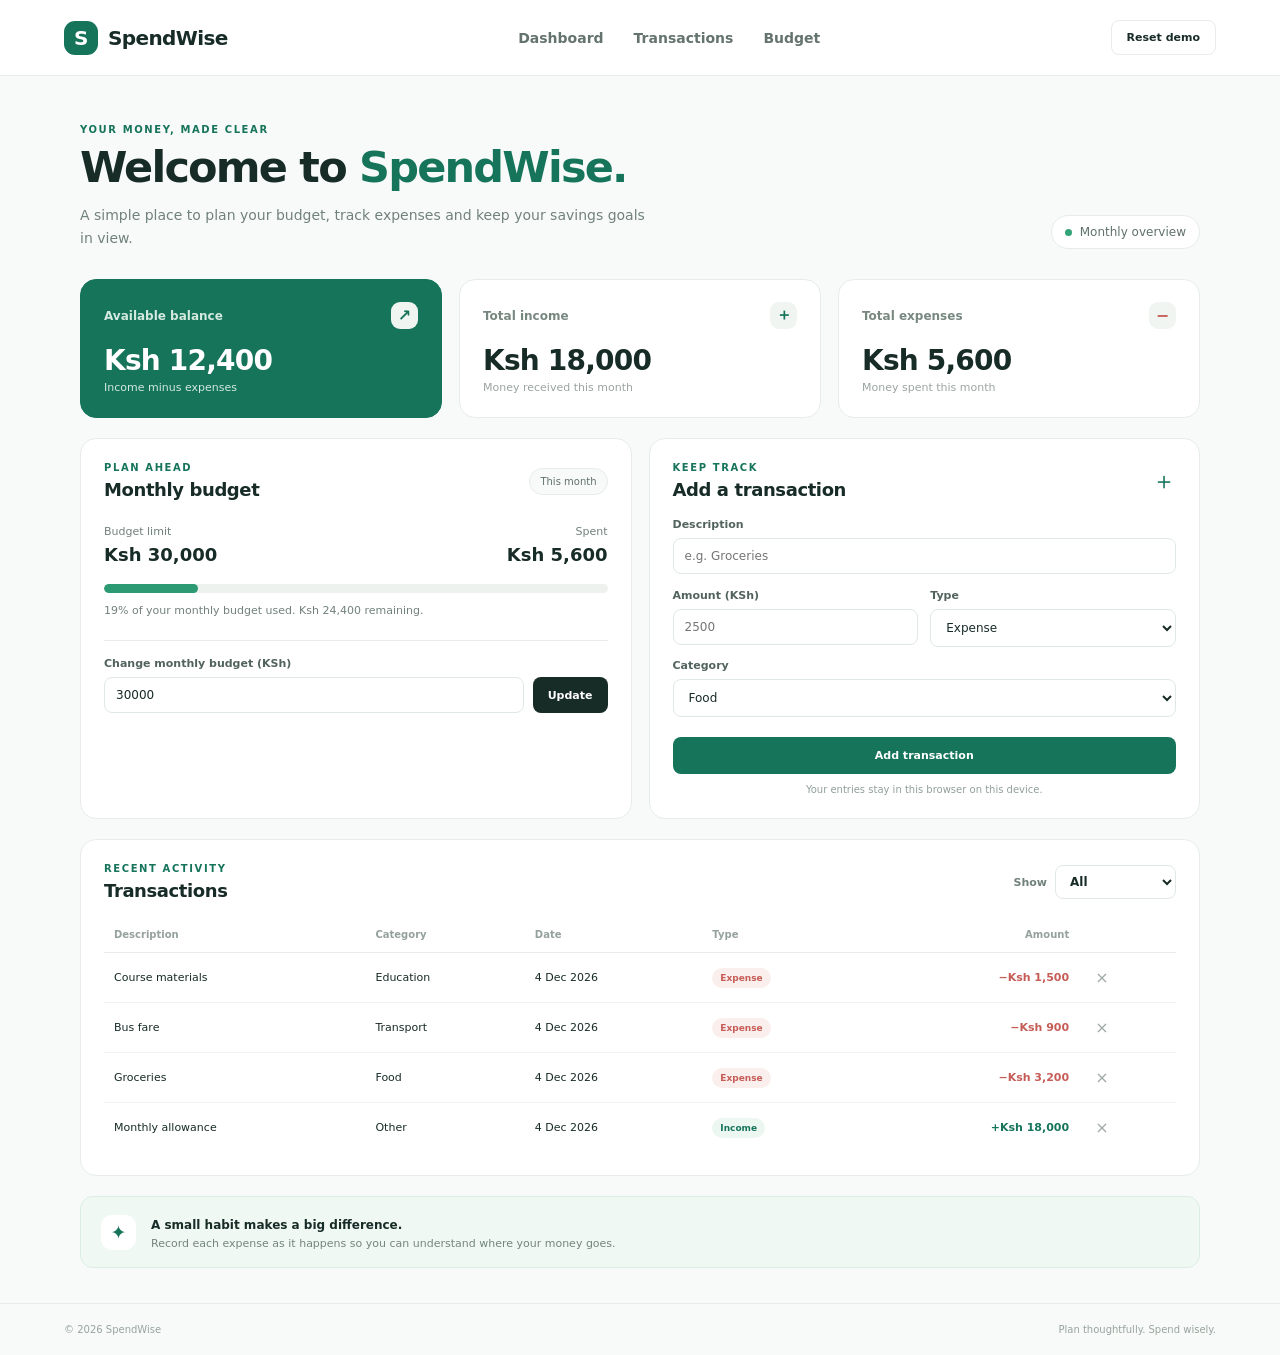
<file: index.html>
<!DOCTYPE html>
<html lang="en">
<head>
  <meta charset="UTF-8">
  <meta name="viewport" content="width=device-width, initial-scale=1.0">
  <meta name="description" content="SpendWise helps you plan a budget, track spending and build healthy saving habits.">
  <title>SpendWise | Personal Budget Tracker</title>
  <link rel="icon" href="assets/favicon.svg" type="image/svg+xml">
  <link rel="stylesheet" href="styles.css">
  <script src="script.js" defer></script>
</head>
<body>
  <header class="topbar">
    <a class="brand" href="#" aria-label="SpendWise home">
      <span class="brand-mark">S</span><span>SpendWise</span>
    </a>
    <nav aria-label="Main navigation">
      <a href="#dashboard">Dashboard</a>
      <a href="#transactions">Transactions</a>
      <a href="#budget">Budget</a>
    </nav>
    <button class="button button-outline" id="resetDemo" type="button">Reset demo</button>
  </header>

  <main class="container">
    <section class="welcome" id="dashboard">
      <div>
        <p class="eyebrow">YOUR MONEY, MADE CLEAR</p>
        <h1>Welcome to <span>SpendWise.</span></h1>
        <p class="intro">A simple place to plan your budget, track expenses and keep your savings goals in view.</p>
      </div>
      <div class="month-pill"><span class="status-dot"></span> Monthly overview</div>
    </section>

    <section class="summary-grid" aria-label="Financial summary">
      <article class="summary-card balance-card">
        <div class="card-label">Available balance <span class="card-icon">↗</span></div>
        <p class="amount" id="balanceAmount">KSh 0</p>
        <p class="card-note">Income minus expenses</p>
      </article>
      <article class="summary-card">
        <div class="card-label">Total income <span class="card-icon income-icon">＋</span></div>
        <p class="amount" id="incomeAmount">KSh 0</p>
        <p class="card-note">Money received this month</p>
      </article>
      <article class="summary-card">
        <div class="card-label">Total expenses <span class="card-icon expense-icon">−</span></div>
        <p class="amount" id="expenseAmount">KSh 0</p>
        <p class="card-note">Money spent this month</p>
      </article>
    </section>

    <section class="content-grid">
      <article class="panel" id="budget">
        <div class="panel-heading">
          <div><p class="eyebrow">PLAN AHEAD</p><h2>Monthly budget</h2></div>
          <span class="tag">This month</span>
        </div>
        <div class="budget-total">
          <div><span class="muted">Budget limit</span><strong id="budgetLimitLabel">KSh 30,000</strong></div>
          <div class="spent-label"><span class="muted">Spent</span><strong id="budgetSpentLabel">KSh 0</strong></div>
        </div>
        <div class="progress-track"><div class="progress-fill" id="budgetProgress"></div></div>
        <p class="budget-message" id="budgetMessage">Add expenses to see how your budget is doing.</p>
        <form id="budgetForm" class="budget-form">
          <label for="budgetLimit">Change monthly budget (KSh)</label>
          <div class="inline-form">
            <input id="budgetLimit" type="number" min="1" step="1" value="30000" required>
            <button class="button button-dark" type="submit">Update</button>
          </div>
        </form>
      </article>

      <article class="panel quick-add">
        <div class="panel-heading">
          <div><p class="eyebrow">KEEP TRACK</p><h2>Add a transaction</h2></div>
          <span class="add-symbol">＋</span>
        </div>
        <form id="transactionForm">
          <label for="description">Description</label>
          <input id="description" type="text" maxlength="50" placeholder="e.g. Groceries" required>
          <div class="form-row">
            <div>
              <label for="amount">Amount (KSh)</label>
              <input id="amount" type="number" min="1" step="1" placeholder="2500" required>
            </div>
            <div>
              <label for="type">Type</label>
              <select id="type">
                <option value="expense">Expense</option>
                <option value="income">Income</option>
              </select>
            </div>
          </div>
          <label for="category">Category</label>
          <select id="category">
            <option>Food</option><option>Transport</option><option>Bills</option>
            <option>Education</option><option>Shopping</option><option>Salary</option>
            <option>Other</option>
          </select>
          <button class="button button-primary full-button" type="submit">Add transaction</button>
          <p class="form-hint" id="formMessage" role="status">Your entries stay in this browser on this device.</p>
        </form>
      </article>
    </section>

    <section class="panel transactions-panel" id="transactions">
      <div class="panel-heading transaction-heading">
        <div><p class="eyebrow">RECENT ACTIVITY</p><h2>Transactions</h2></div>
        <label class="filter-label" for="filterType">Show
          <select id="filterType"><option value="all">All</option><option value="income">Income</option><option value="expense">Expenses</option></select>
        </label>
      </div>
      <div class="table-wrap">
        <table>
          <thead><tr><th>Description</th><th>Category</th><th>Date</th><th>Type</th><th class="align-right">Amount</th><th><span class="sr-only">Action</span></th></tr></thead>
          <tbody id="transactionList"></tbody>
        </table>
        <div class="empty-state" id="emptyState" hidden>
          <span class="empty-icon">▤</span><strong>No transactions yet</strong>
          <p>Add your first income or expense using the form above.</p>
        </div>
      </div>
    </section>

    <section class="tip-banner">
      <div class="tip-icon">✦</div>
      <div><strong>A small habit makes a big difference.</strong><p>Record each expense as it happens so you can understand where your money goes.</p></div>
    </section>
  </main>

  <footer><span>© <span id="year"></span> SpendWise</span><span>Plan thoughtfully. Spend wisely.</span></footer>
</body>
</html>
</file>
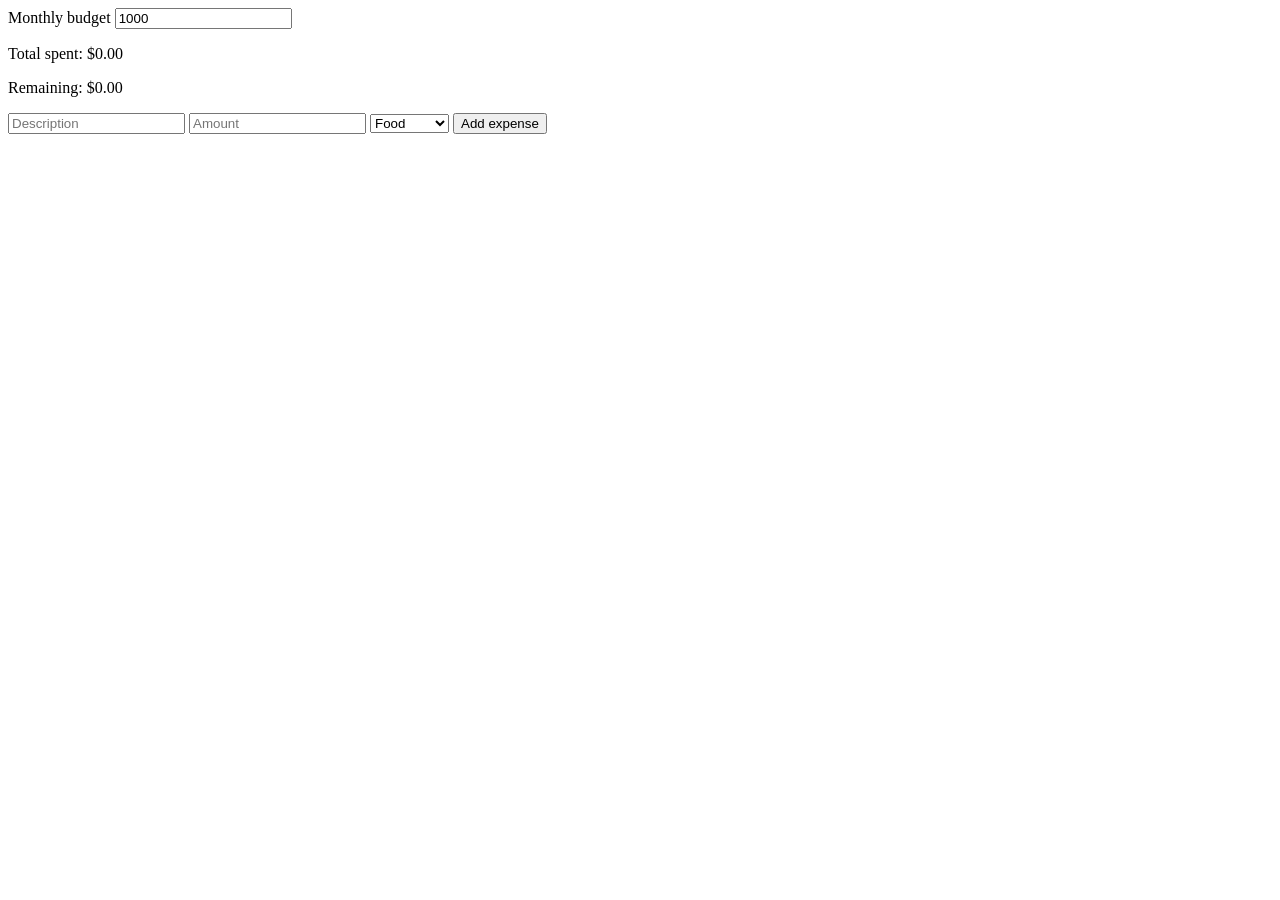
<file: form-snippet.html>
<!-- Example markup that matches the IDs in script.js.
     Copy only what your page doesn't already have, or change the IDS
     at the top of script.js to match the IDs you already use. -->

<label for="budget-input">Monthly budget</label>
<input type="number" id="budget-input" min="0" step="0.01" value="1000">

<p>Total spent: <span id="total-expenses">$0.00</span></p>
<p>Remaining: <span id="remaining-budget">$0.00</span></p>
<p id="budget-status"></p>

<input type="text" id="expense-description" placeholder="Description">
<input type="number" id="expense-amount" placeholder="Amount" min="0" step="0.01">
<select id="expense-category">
  <option>Food</option>
  <option>Transport</option>
  <option>Bills</option>
  <option>Fun</option>
  <option>Other</option>
</select>
<button type="button" id="add-expense-btn">Add expense</button>
<p id="form-message"></p>

<ul id="expense-list"></ul>

<!-- Load the script at the END of <body>, or add "defer": -->
<script src="script.js" defer></script>

<!-- Optional CSS for the status message:
.status-ok { color: green; }
.status-warning { color: darkorange; }
.status-over { color: crimson; font-weight: bold; }
-->
</file>
<file: styles.css>
:root {
  --ink: #172b27;
  --muted: #71817c;
  --green: #16745b;
  --green-dark: #105642;
  --mint: #eaf5ef;
  --line: #e7ece9;
  --paper: #f7faf8;
  --white: #ffffff;
  --red: #c65c56;
  font-family: Inter, ui-sans-serif, system-ui, -apple-system, BlinkMacSystemFont, "Segoe UI", sans-serif;
}
* { box-sizing: border-box; }
html { scroll-behavior: smooth; }
body { margin: 0; background: var(--paper); color: var(--ink); }
button, input, select { font: inherit; }
.topbar { height: 76px; padding: 0 max(5vw, calc((100vw - 1160px)/2)); background: var(--white); border-bottom: 1px solid var(--line); display: flex; align-items: center; justify-content: space-between; gap: 24px; }
.brand { display: flex; align-items: center; gap: 10px; color: var(--ink); text-decoration: none; font-size: 20px; font-weight: 800; letter-spacing: -.6px; }
.brand-mark { display: grid; place-items: center; width: 34px; height: 34px; border-radius: 11px; background: var(--green); color: white; font-weight: 800; }
nav { display: flex; gap: 30px; }
nav a { color: #64736e; text-decoration: none; font-size: 14px; font-weight: 600; }
nav a:hover { color: var(--green); }
.container { width: min(1120px, 90%); margin: 0 auto; }
.welcome { padding: 48px 0 30px; display: flex; justify-content: space-between; align-items: end; gap: 20px; }
.eyebrow { margin: 0 0 9px; color: var(--green); font-size: 10px; font-weight: 800; letter-spacing: 1.6px; }
h1 { margin: 0; font-size: clamp(30px, 4vw, 43px); letter-spacing: -1.8px; line-height: 1.1; }
h1 span { color: var(--green); }
.intro { max-width: 570px; margin: 13px 0 0; color: var(--muted); line-height: 1.6; font-size: 14px; }
.month-pill, .tag { display: inline-flex; align-items: center; gap: 8px; padding: 9px 13px; border: 1px solid var(--line); border-radius: 30px; color: #60716b; background: white; font-size: 12px; white-space: nowrap; }
.status-dot { width: 7px; height: 7px; background: #32a477; border-radius: 50%; }
.summary-grid { display: grid; grid-template-columns: repeat(3, 1fr); gap: 17px; margin-bottom: 20px; }
.summary-card, .panel { background: var(--white); border: 1px solid var(--line); border-radius: 16px; }
.summary-card { padding: 22px 23px; min-height: 139px; }
.balance-card { background: var(--green); border-color: var(--green); color: white; }
.card-label { display: flex; justify-content: space-between; align-items: center; color: #788780; font-size: 12px; font-weight: 650; }
.balance-card .card-label, .balance-card .card-note { color: #d4e9df; }
.card-icon { display: grid; place-items: center; width: 27px; height: 27px; border-radius: 9px; background: #f0f5f2; color: var(--green); font-size: 16px; }
.income-icon { color: var(--green); }.expense-icon { color: var(--red); }
.amount { margin: 15px 0 4px; font-size: 28px; font-weight: 800; letter-spacing: -.8px; }
.card-note { margin: 0; color: #99a59f; font-size: 11px; }
.content-grid { display: grid; grid-template-columns: 1fr 1fr; gap: 17px; margin-bottom: 20px; }
.panel { padding: 23px; }
.panel-heading { display: flex; justify-content: space-between; align-items: center; margin-bottom: 25px; }
.panel-heading h2 { margin: 0; font-size: 18px; letter-spacing: -.4px; }
.panel-heading .eyebrow { margin-bottom: 6px; }
.tag { padding: 7px 10px; background: #f8faf9; font-size: 10px; }
.budget-total { display: flex; justify-content: space-between; gap: 12px; }
.budget-total div { display: grid; gap: 6px; }.budget-total strong { font-size: 18px; }
.muted { color: var(--muted); font-size: 11px; }.spent-label { text-align: right; }
.progress-track { height: 9px; background: #edf2ef; border-radius: 20px; overflow: hidden; margin: 19px 0 10px; }
.progress-fill { width: 0; height: 100%; background: #2c9a72; border-radius: inherit; transition: width .25s; }
.progress-fill.over { background: var(--red); }
.budget-message { color: var(--muted); font-size: 11px; min-height: 16px; }
.budget-form { border-top: 1px solid var(--line); padding-top: 16px; margin-top: 20px; }
label { display: block; color: #52635d; font-size: 11px; font-weight: 700; margin-bottom: 7px; }
input, select { width: 100%; min-width: 0; border: 1px solid #e1e9e4; border-radius: 8px; background: #fff; color: var(--ink); padding: 10px 11px; outline: none; font-size: 12px; }
input:focus, select:focus { border-color: #55a58a; box-shadow: 0 0 0 3px #e8f5ee; }
.inline-form { display: flex; gap: 9px; }.inline-form input { flex: 1; }
.button { border: 0; border-radius: 8px; padding: 10px 15px; cursor: pointer; font-size: 11px; font-weight: 750; transition: transform .15s, background .15s; }
.button:hover { transform: translateY(-1px); }.button-primary { background: var(--green); color: white; }.button-primary:hover { background: var(--green-dark); }
.button-dark { background: var(--ink); color: white; }.button-outline { border: 1px solid var(--line); background: white; color: var(--ink); }
.quick-add .panel-heading { margin-bottom: 18px; }.add-symbol { color: var(--green); font-size: 24px; }
.quick-add form > label { margin-top: 12px; }.quick-add form > input, .quick-add form > select { margin-bottom: 3px; }
.form-row { display: grid; grid-template-columns: 1fr 1fr; gap: 12px; margin-top: 12px; }
.full-button { width: 100%; margin-top: 17px; padding: 12px; }
.form-hint { color: #91a099; font-size: 10px; text-align: center; margin: 10px 0 0; }
.transactions-panel { margin-bottom: 20px; }.transaction-heading { margin-bottom: 16px; }
.filter-label { display: flex; align-items: center; gap: 8px; margin: 0; color: var(--muted); }
.filter-label select { width: auto; padding: 8px 25px 8px 10px; }
.table-wrap { overflow-x: auto; }
table { width: 100%; border-collapse: collapse; text-align: left; white-space: nowrap; }
th { padding: 12px 10px; color: #95a19b; font-size: 10px; font-weight: 700; border-bottom: 1px solid var(--line); }
td { padding: 14px 10px; border-bottom: 1px solid #f0f3f1; font-size: 11px; }
tbody tr:last-child td { border-bottom: 0; }.align-right { text-align: right; }
.amount-income { color: var(--green); font-weight: 750; }.amount-expense { color: var(--red); font-weight: 750; }
.type-pill { display: inline-block; padding: 5px 8px; border-radius: 20px; background: #edf7f1; color: var(--green); font-size: 9px; font-weight: 750; }
.type-pill.expense { background: #fbefee; color: var(--red); }
.delete-button { border: 0; background: transparent; color: #a0aaa5; cursor: pointer; font-size: 16px; }.delete-button:hover { color: var(--red); }
.empty-state { padding: 32px 10px; text-align: center; color: var(--muted); }.empty-state strong { display: block; color: var(--ink); font-size: 13px; margin: 8px 0 4px; }.empty-state p { margin: 0; font-size: 11px; }.empty-icon { font-size: 24px; color: #9aaca2; }
.tip-banner { display: flex; align-items: center; gap: 15px; padding: 17px 20px; border: 1px solid #dceee3; border-radius: 13px; background: #eff8f2; margin-bottom: 35px; }
.tip-icon { display: grid; place-items: center; width: 35px; height: 35px; border-radius: 11px; background: white; color: var(--green); font-size: 19px; }
.tip-banner strong { font-size: 12px; }.tip-banner p { margin: 4px 0 0; color: #74857c; font-size: 11px; }
footer { display: flex; justify-content: space-between; padding: 20px 5%; border-top: 1px solid var(--line); color: #98a49e; font-size: 10px; }
.sr-only { position: absolute; width: 1px; height: 1px; padding: 0; margin: -1px; overflow: hidden; clip: rect(0,0,0,0); white-space: nowrap; border: 0; }
@media (max-width: 720px) {
  .topbar { height: auto; min-height: 68px; padding: 14px 5%; flex-wrap: wrap; }
  nav { order: 3; width: 100%; justify-content: center; gap: 25px; padding: 7px 0 2px; }
  .welcome { padding-top: 35px; align-items: start; flex-direction: column; }
  .summary-grid { grid-template-columns: 1fr; gap: 10px; }
  .summary-card { min-height: 120px; }
  .content-grid { grid-template-columns: 1fr; }
}
@media (max-width: 420px) {
  .container { width: 92%; }.panel { padding: 17px; }
  .month-pill { font-size: 10px; }
  h1 { font-size: 32px; }
  footer { gap: 12px; flex-wrap: wrap; }
}
</file>
